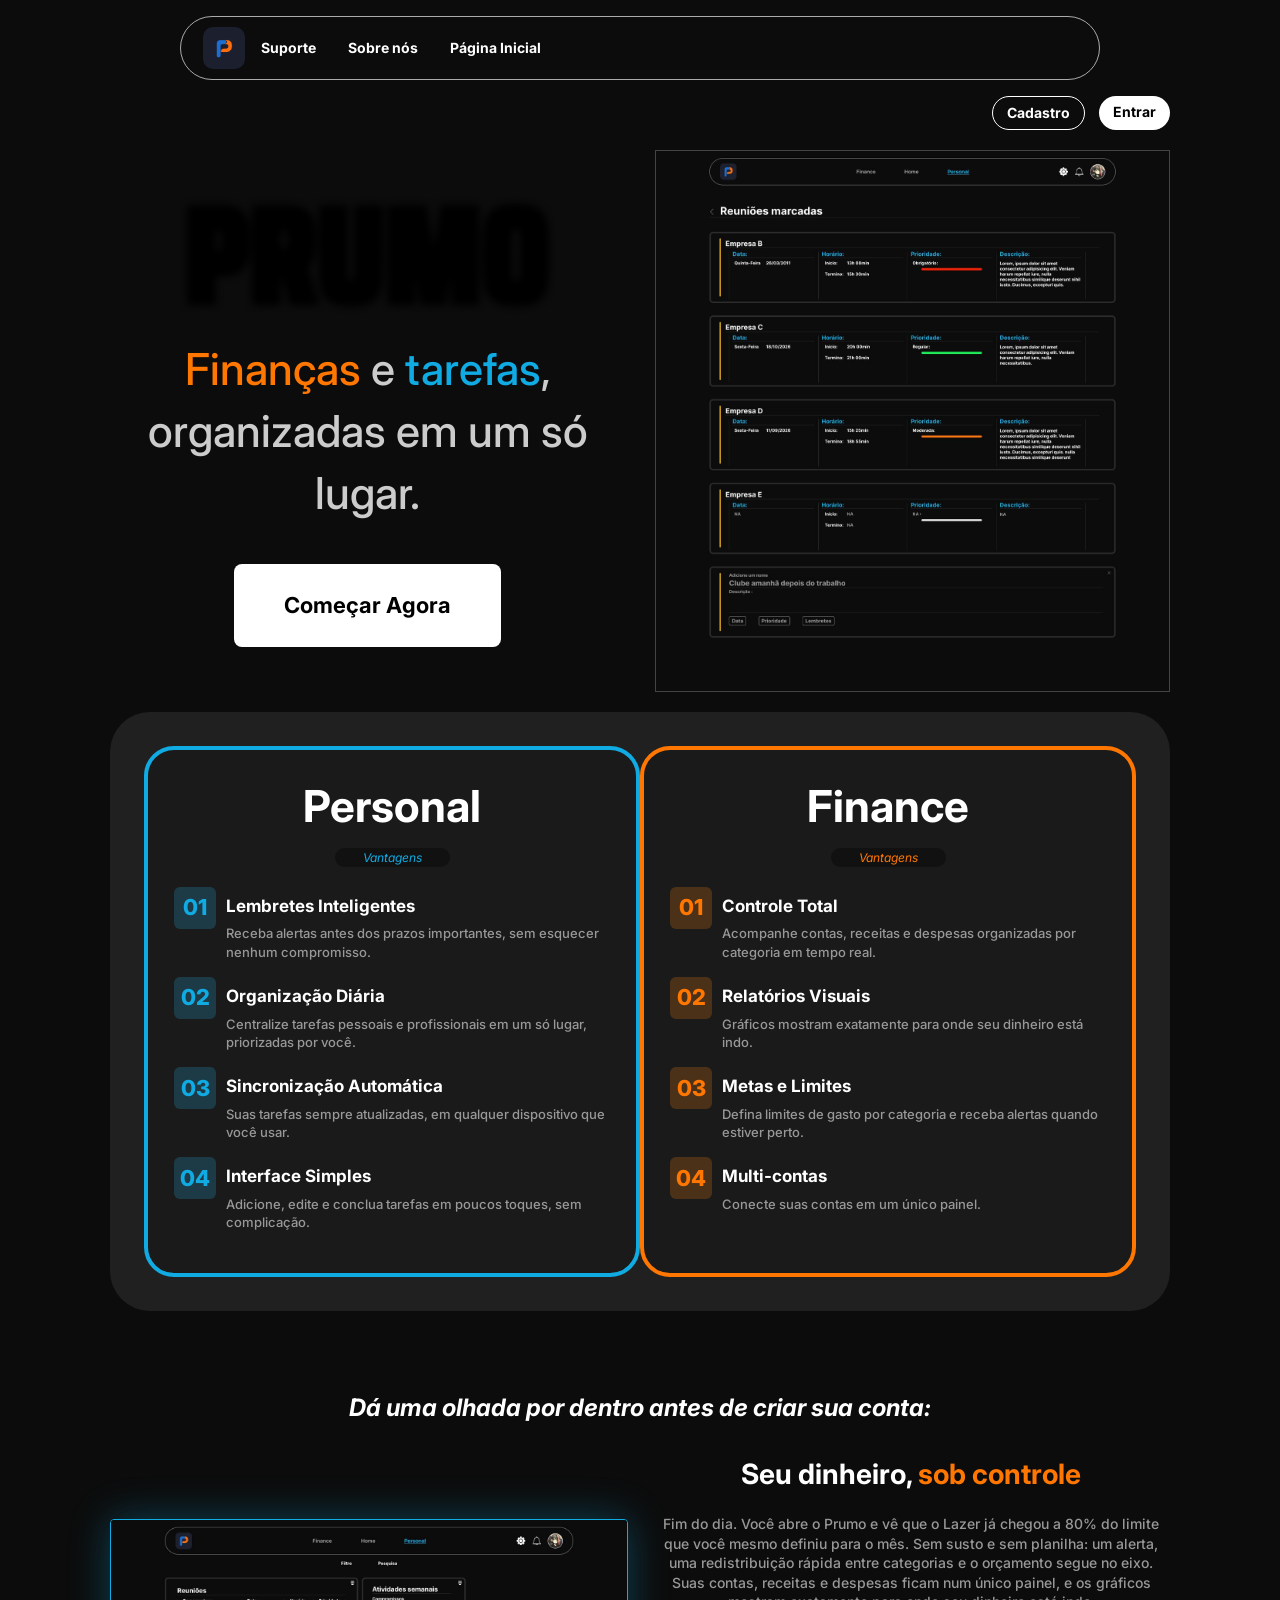
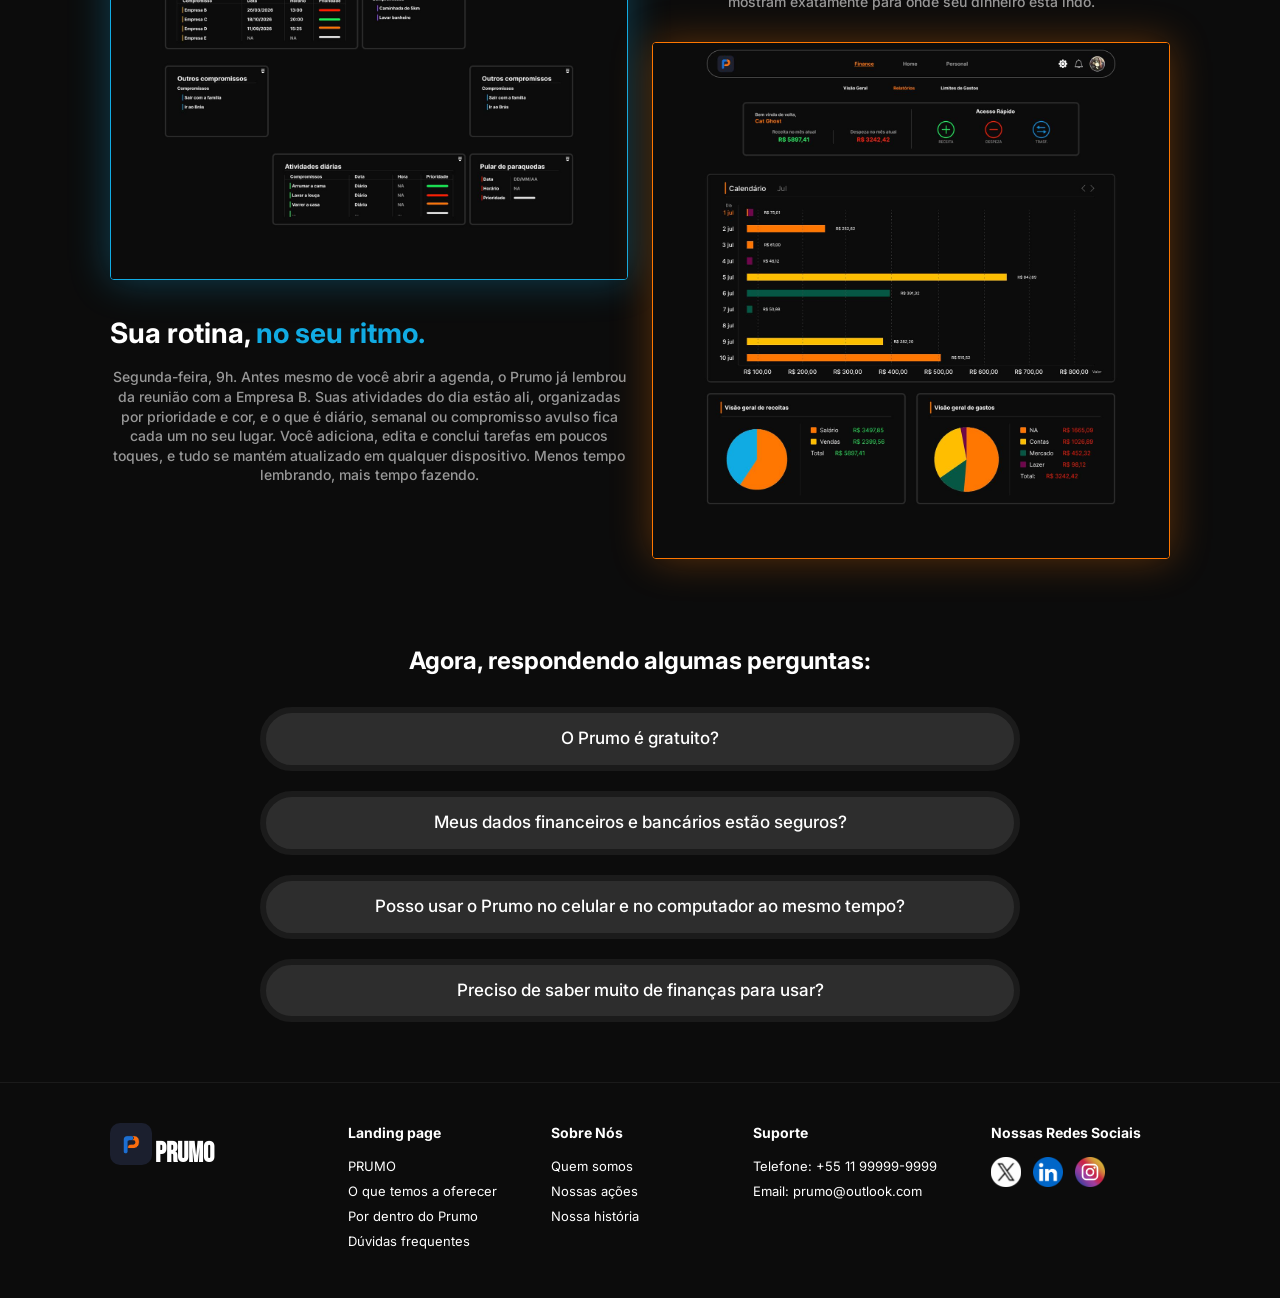
<file: index.html>
<!doctype html><html lang="pt-BR"><head><meta charset="utf-8"><meta name="viewport" content="width=device-width,initial-scale=1"><title>PRUMO – Finanças e tarefas, organizadas em um só lugar</title><link rel="preconnect" href="https://fonts.googleapis.com"><link href="https://fonts.googleapis.com/css2?family=Inter:wght@400;500;600;700;800&family=Bebas+Neue&display=swap" rel="stylesheet"><link rel="stylesheet" href="css/style.css"></head><body><nav class="nav" style="max-width:920px"><a class="logo" href="index.html"><img src="img/logo.png" alt=""></a><div class="links" style="justify-content:flex-start;gap:32px;color:#fff"><a href="#suporte">Suporte</a><a href="#oferta">Sobre nós</a><a href="index.html">Página Inicial</a></div></nav><div class="wrap"><div style="display:flex;justify-content:flex-end;gap:14px"><a class="pill" style="background:none;color:#fff;border:1px solid #fff" href="cadastro.html">Cadastro</a><a class="pill" href="login.html">Entrar</a></div>
<section class="hero"><div class="center"><img src="img/wordmark.png" alt="PRUMO" style="width:min(380px,90%)"><h1><span class="or">Finanças</span> e <span class="bl">tarefas</span>, organizadas em um só lugar.</h1><a class="pill" style="display:inline-block;font-size:22px;padding:26px 50px;border-radius:8px;margin-top:20px" href="cadastro.html">Começar Agora</a></div><img src="img/prev06.png" alt="Prévia do Prumo" style="border:1px solid #444"></section>
<section class="pan" id="oferta"><div class="col"><h2>Personal</h2><span class="tag">Vantagens</span><div class="it"><span class="n">01</span><b>Lembretes Inteligentes</b><p>Receba alertas antes dos prazos importantes, sem esquecer nenhum compromisso.</p></div><div class="it"><span class="n">02</span><b>Organização Diária</b><p>Centralize tarefas pessoais e profissionais em um só lugar, priorizadas por você.</p></div><div class="it"><span class="n">03</span><b>Sincronização Automática</b><p>Suas tarefas sempre atualizadas, em qualquer dispositivo que você usar.</p></div><div class="it"><span class="n">04</span><b>Interface Simples</b><p>Adicione, edite e conclua tarefas em poucos toques, sem complicação.</p></div></div><div class="col f"><h2>Finance</h2><span class="tag">Vantagens</span><div class="it"><span class="n">01</span><b>Controle Total</b><p>Acompanhe contas, receitas e despesas organizadas por categoria em tempo real.</p></div><div class="it"><span class="n">02</span><b>Relatórios Visuais</b><p>Gráficos mostram exatamente para onde seu dinheiro está indo.</p></div><div class="it"><span class="n">03</span><b>Metas e Limites</b><p>Defina limites de gasto por categoria e receba alertas quando estiver perto.</p></div><div class="it"><span class="n">04</span><b>Multi-contas</b><p>Conecte suas contas em um único painel.</p></div></div></section>
<h2 class="center" id="dentro" style="font-size:24px;font-style:italic;margin:80px 0 30px">Dá uma olhada por dentro antes de criar sua conta:</h2>
<section class="grid2" style="align-items:center"><div class="shot"><img src="img/prev09.png" alt="Tela Personal"><h2 style="font-size:28px;margin:30px 0 12px">Sua rotina, <span class="bl">no seu ritmo.</span></h2><p class="mu center">Segunda-feira, 9h. Antes mesmo de você abrir a agenda, o Prumo já lembrou da reunião com a Empresa B. Suas atividades do dia estão ali, organizadas por prioridade e cor, e o que é diário, semanal ou compromisso avulso fica cada um no seu lugar. Você adiciona, edita e conclui tarefas em poucos toques, e tudo se mantém atualizado em qualquer dispositivo. Menos tempo lembrando, mais tempo fazendo.</p></div><div class="shot f center"><h2 style="font-size:28px">Seu dinheiro, <span class="or">sob controle</span></h2><p class="mu" style="margin:20px 0 30px">Fim do dia. Você abre o Prumo e vê que o Lazer já chegou a 80% do limite que você mesmo definiu para o mês. Sem susto e sem planilha: um alerta, uma redistribuição rápida entre categorias e o orçamento segue no eixo. Suas contas, receitas e despesas ficam num único painel, e os gráficos mostram exatamente para onde seu dinheiro está indo.</p><img src="img/prev13.png" alt="Tela Finance"></div></section>
<section class="faq" id="faq"><h2 class="center" style="font-size:24px;margin:80px 0 30px">Agora, respondendo algumas perguntas:</h2><details><summary>O Prumo é gratuito?</summary><p>Sim. Durante a fase Alpha, todas as funções disponíveis podem ser usadas sem custo e sem cartão de crédito.</p></details><details><summary>Meus dados financeiros e bancários estão seguros?</summary><p>Seus dados ficam protegidos por criptografia e você controla o que é salvo. Nunca pedimos a senha do seu banco.</p></details><details><summary>Posso usar o Prumo no celular e no computador ao mesmo tempo?</summary><p>Pode. Suas tarefas e contas se atualizam em todos os dispositivos em que você entrar.</p></details><details><summary>Preciso de saber muito de finanças para usar?</summary><p>Não. Você registra receitas e despesas em poucos toques e o Prumo organiza o resto em gráficos simples.</p></details></section></div><footer class="foot"><div class="wrap"><div><span class="logo" style="display:inline-grid"><img src="img/logo.png" alt=""></span> <b style="font:700 28px Bebas Neue;vertical-align:middle">PRUMO</b></div><div><h4>Landing page</h4><a href="index.html">PRUMO</a><a href="#oferta">O que temos a oferecer</a><a href="#dentro">Por dentro do Prumo</a><a href="#faq">Dúvidas frequentes</a></div><div><h4>Sobre Nós</h4><a href="#">Quem somos</a><a href="#">Nossas ações</a><a href="#">Nossa história</a></div><div id="suporte"><h4>Suporte</h4><a href="tel:+5511999999999">Telefone: +55 11 99999-9999</a><a href="mailto:prumo@outlook.com">Email: prumo@outlook.com</a></div><div class="so"><h4>Nossas Redes Sociais</h4><img src="img/x.png" alt="X"><img src="img/linkedin.png" alt="LinkedIn"><img src="img/instagram.png" alt="Instagram"></div></div></footer></body></html>
</file>
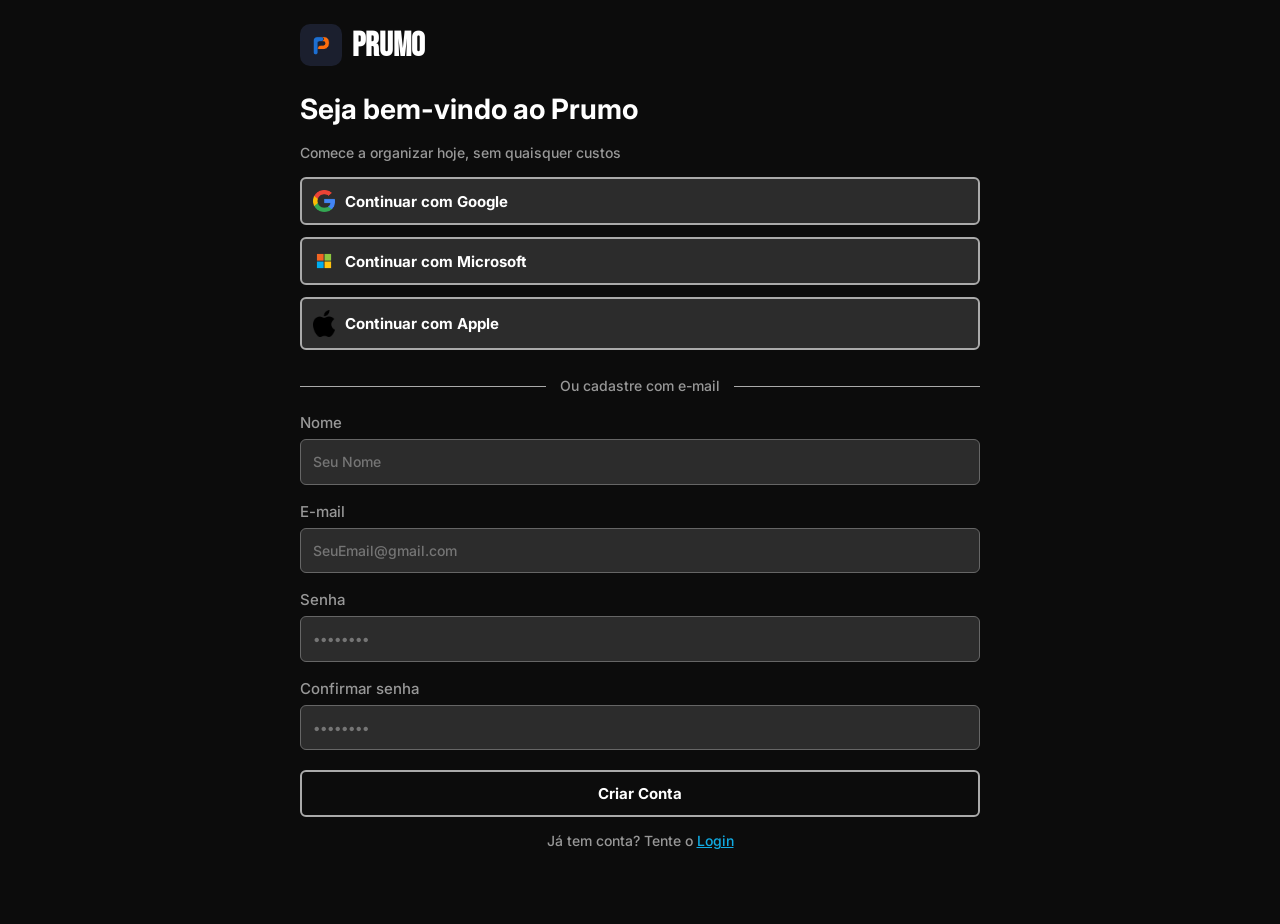
<file: cadastro.html>
<!doctype html><html lang="pt-BR"><head><meta charset="utf-8"><meta name="viewport" content="width=device-width,initial-scale=1"><title>PRUMO – Cadastro</title><link rel="preconnect" href="https://fonts.googleapis.com"><link href="https://fonts.googleapis.com/css2?family=Inter:wght@400;500;600;700;800&family=Bebas+Neue&display=swap" rel="stylesheet"><link rel="stylesheet" href="css/style.css"></head><body><div class="auth"><a class="brand" href="index.html"><span class="logo"><img src="img/logo.png" alt=""></span>PRUMO</a><h1>Seja bem-vindo ao Prumo</h1><p class="mu">Comece a organizar hoje, sem quaisquer custos</p><a class="btn soc" href="home.html"><img src="img/google.png" alt="">Continuar com Google</a><a class="btn soc" href="home.html"><img src="img/microsoft.png" alt="">Continuar com Microsoft</a><a class="btn soc" href="home.html"><img src="img/apple.png" alt="">Continuar com Apple</a><div class="or-line">Ou cadastre com e-mail</div><label class="fld">Nome</label><input class="inp" type="text" placeholder="Seu Nome"><label class="fld">E-mail</label><input class="inp" type="email" placeholder="SeuEmail@gmail.com"><label class="fld">Senha</label><input class="inp" type="password" placeholder="••••••••"><label class="fld">Confirmar senha</label><input class="inp" type="password" placeholder="••••••••"><br><br><a class="btn" href="home.html">Criar Conta</a><p class="center mu">Já tem conta? Tente o <a class="lnk" href="login.html">Login</a></p></div><script src="js/app.js"></script></body></html>
</file>
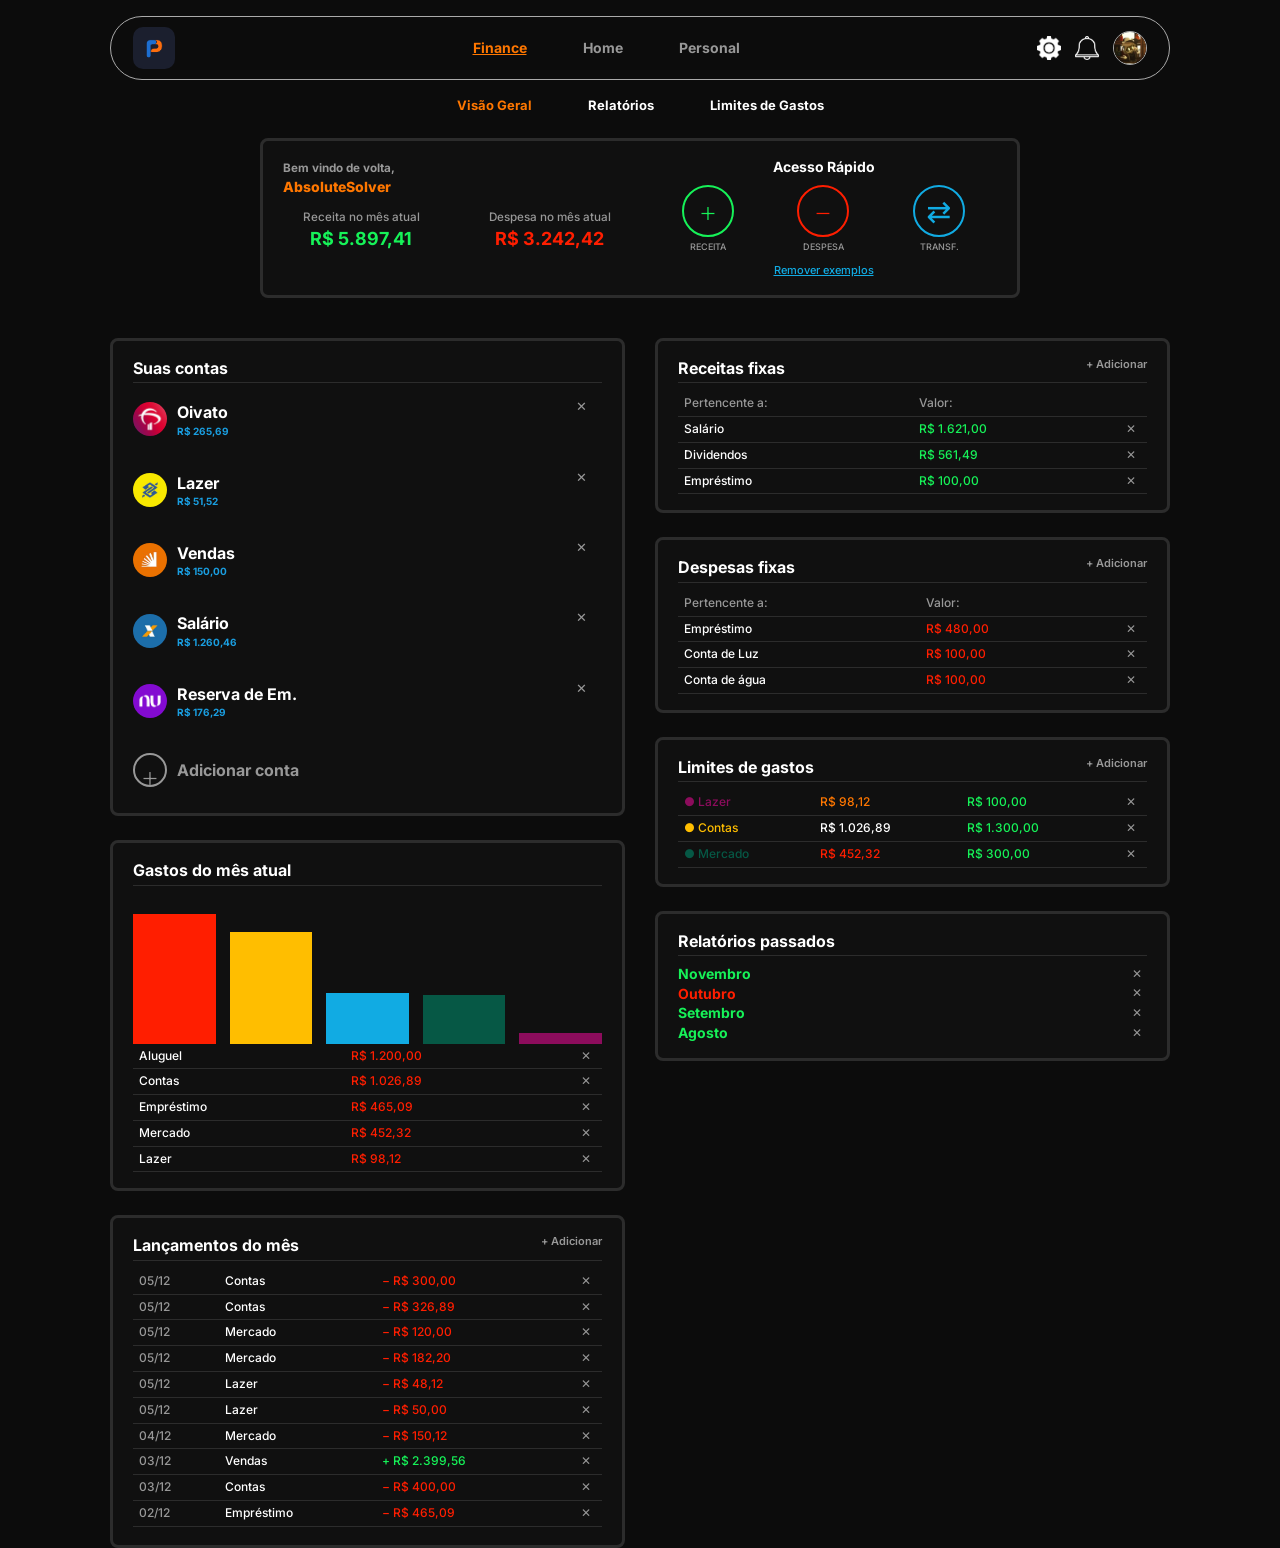
<file: finance.html>
<!doctype html><html lang="pt-BR"><head><meta charset="utf-8"><meta name="viewport" content="width=device-width,initial-scale=1"><title>PRUMO – Finance</title><link rel="preconnect" href="https://fonts.googleapis.com"><link href="https://fonts.googleapis.com/css2?family=Inter:wght@400;500;600;700;800&family=Bebas+Neue&display=swap" rel="stylesheet"><link rel="stylesheet" href="css/style.css"></head><body><nav class="nav"><a class="logo" href="home.html"><img src="img/logo.png" alt="Prumo"></a><div class="links"><a class="fin on" href="finance.html">Finance</a><a class="hom" href="home.html">Home</a><a class="per" href="personal.html">Personal</a></div><div class="ic"><img src="img/gear.png" alt="Configurações"><img src="img/bell.png" alt="Notificações"><img class="av" src="img/avatar-padrao.webp" alt="Perfil"></div></nav><div class="wrap"><div class="sub"><a class="on" href="finance.html">Visão Geral</a><a class="" href="relatorios.html">Relatórios</a><a class="" href="limites.html">Limites de Gastos</a></div><div class="box" style="display:grid;grid-template-columns:1fr 1fr;gap:20px;max-width:760px;margin:0 auto 40px"><div><small class="mu"><b>Bem vindo de volta,</b></small><div class="or uname" style="font-weight:800">AbsoluteSolver</div><div style="display:flex;gap:30px;margin-top:10px;justify-content:space-around" class="center"><div class="mu"><small>Receita no mês atual</small><br><b class="gr" id="hr" style="font-size:18px">R$ 0,00</b></div><div class="mu"><small>Despesa no mês atual</small><br><b class="rd" id="hd" style="font-size:18px">R$ 0,00</b></div></div></div><div class="center"><b>Acesso Rápido</b><div style="display:flex;justify-content:space-around;margin-top:8px;font-size:9px;color:var(--mu)"><a href="#receita"><span class="circ gr">+</span>RECEITA</a><a href="#despesa"><span class="circ rd">−</span>DESPESA</a><a href="#transf"><span class="circ bl">⇄</span>TRANSF.</a></div><div id="exbar" style="margin-top:10px;font-size:11px"></div></div></div><div class="dash"><div class="stack" id="col1"></div><div class="stack" id="col2"></div></div></div><script src="js/app.js"></script></body></html>
</file>
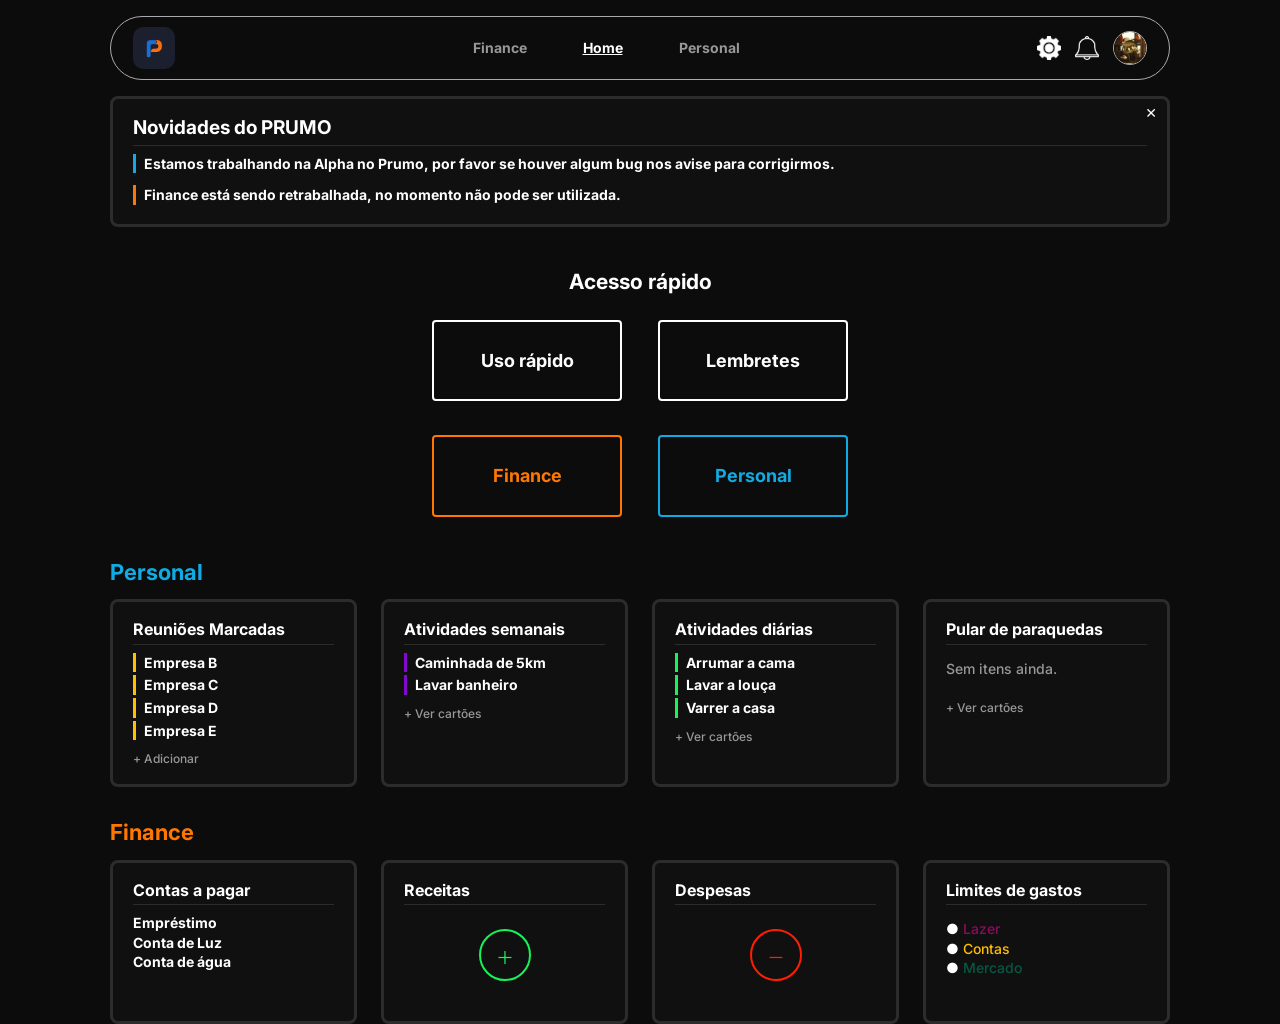
<file: home.html>
<!doctype html><html lang="pt-BR"><head><meta charset="utf-8"><meta name="viewport" content="width=device-width,initial-scale=1"><title>PRUMO – Home</title><link rel="preconnect" href="https://fonts.googleapis.com"><link href="https://fonts.googleapis.com/css2?family=Inter:wght@400;500;600;700;800&family=Bebas+Neue&display=swap" rel="stylesheet"><link rel="stylesheet" href="css/style.css"></head><body><nav class="nav"><a class="logo" href="home.html"><img src="img/logo.png" alt="Prumo"></a><div class="links"><a class="fin" href="finance.html">Finance</a><a class="hom on" href="home.html">Home</a><a class="per" href="personal.html">Personal</a></div><div class="ic"><img src="img/gear.png" alt="Configurações"><img src="img/bell.png" alt="Notificações"><img class="av" src="img/avatar-padrao.webp" alt="Perfil"></div></nav><div class="wrap"><div class="box news" id="news"><a href="#news" style="position:absolute;right:10px;top:4px" aria-label="Fechar">✕</a><h3 style="font-size:19px">Novidades do PRUMO</h3><div class="li p4">Estamos trabalhando na Alpha no Prumo, por favor se houver algum bug nos avise para corrigirmos.</div><div class="li p5" style="margin-top:12px">Finance está sendo retrabalhada, no momento não pode ser utilizada.</div></div>
<h2 class="center" style="margin:40px 0 24px">Acesso rápido</h2><div class="quick"><a class="btn sq" href="nova-tarefa.html">Uso rápido</a><a class="btn sq" href="personal.html#form">Lembretes</a><a class="btn sq o" href="finance.html">Finance</a><a class="btn sq b" href="personal.html">Personal</a></div>
<h2 class="sec bl">Personal</h2><div class="grid4" id="hp"></div><h2 class="sec or">Finance</h2><div class="grid4" id="hf"></div></div><script src="js/app.js"></script></body></html>
</file>
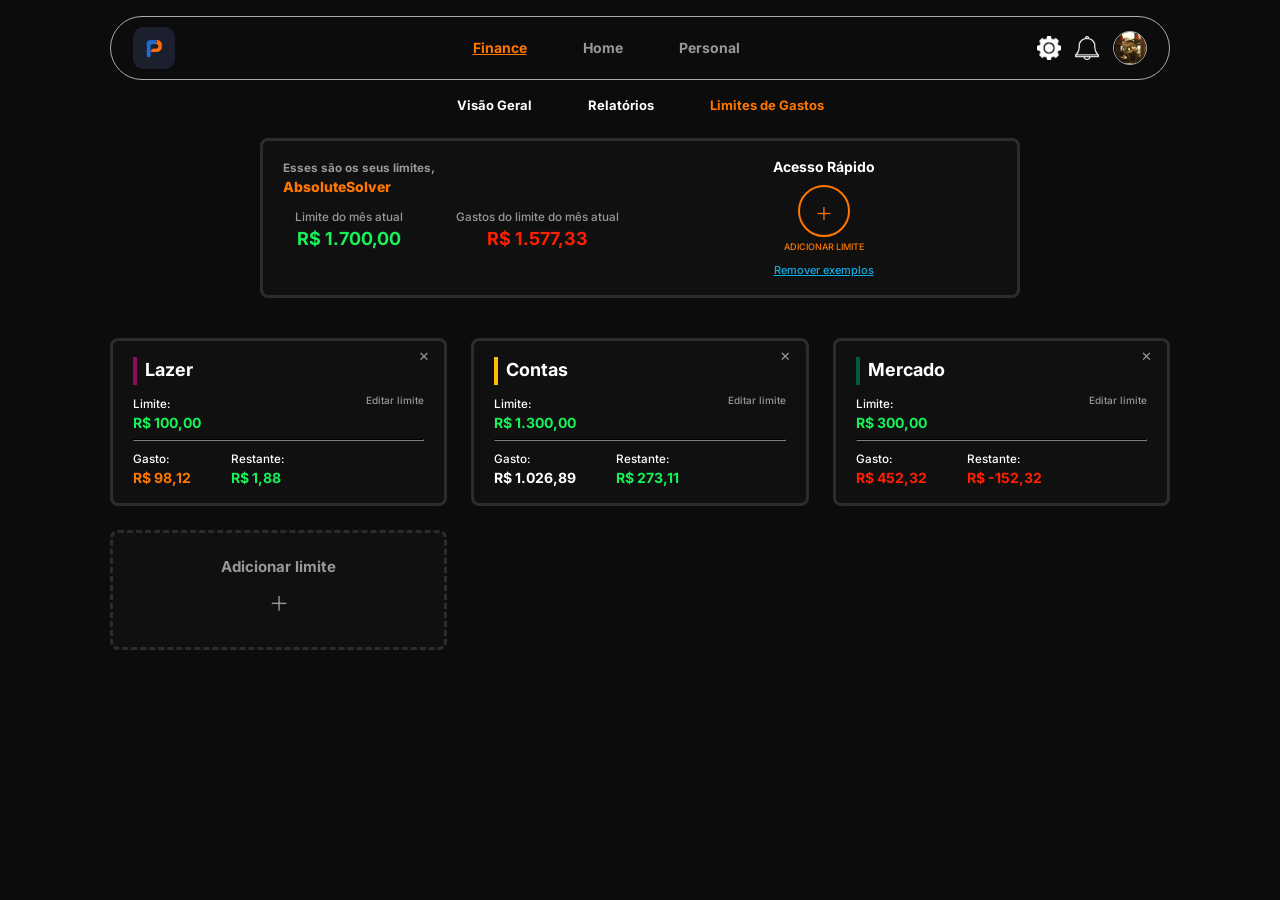
<file: limites.html>
<!doctype html><html lang="pt-BR"><head><meta charset="utf-8"><meta name="viewport" content="width=device-width,initial-scale=1"><title>PRUMO – Finance – Limites</title><link rel="preconnect" href="https://fonts.googleapis.com"><link href="https://fonts.googleapis.com/css2?family=Inter:wght@400;500;600;700;800&family=Bebas+Neue&display=swap" rel="stylesheet"><link rel="stylesheet" href="css/style.css"></head><body><nav class="nav"><a class="logo" href="home.html"><img src="img/logo.png" alt="Prumo"></a><div class="links"><a class="fin on" href="finance.html">Finance</a><a class="hom" href="home.html">Home</a><a class="per" href="personal.html">Personal</a></div><div class="ic"><img src="img/gear.png" alt="Configurações"><img src="img/bell.png" alt="Notificações"><img class="av" src="img/avatar-padrao.webp" alt="Perfil"></div></nav><div class="wrap"><div class="sub"><a class="" href="finance.html">Visão Geral</a><a class="" href="relatorios.html">Relatórios</a><a class="on" href="limites.html">Limites de Gastos</a></div><div class="box" style="display:grid;grid-template-columns:1fr 1fr;gap:20px;max-width:760px;margin:0 auto 40px"><div><small class="mu"><b>Esses são os seus limites,</b></small><div class="or uname" style="font-weight:800">AbsoluteSolver</div><div style="display:flex;gap:30px;margin-top:10px;justify-content:space-around" class="center"><div class="mu"><small>Limite do mês atual</small><br><b class="gr" id="hl" style="font-size:18px">R$ 0,00</b></div><div class="mu"><small>Gastos do limite do mês atual</small><br><b class="rd" id="hg" style="font-size:18px">R$ 0,00</b></div></div></div><div class="center"><b>Acesso Rápido</b><div style="display:flex;justify-content:space-around;margin-top:8px;font-size:9px;color:var(--mu)"><a href="#novo-limite" style="color:var(--or)"><span class="circ or">+</span>ADICIONAR LIMITE</a></div><div id="exbar" style="margin-top:10px;font-size:11px"></div></div></div><div class="grid4" id="lims" style="grid-template-columns:repeat(auto-fit,minmax(280px,1fr))"></div></div><script src="js/app.js"></script></body></html>
</file>
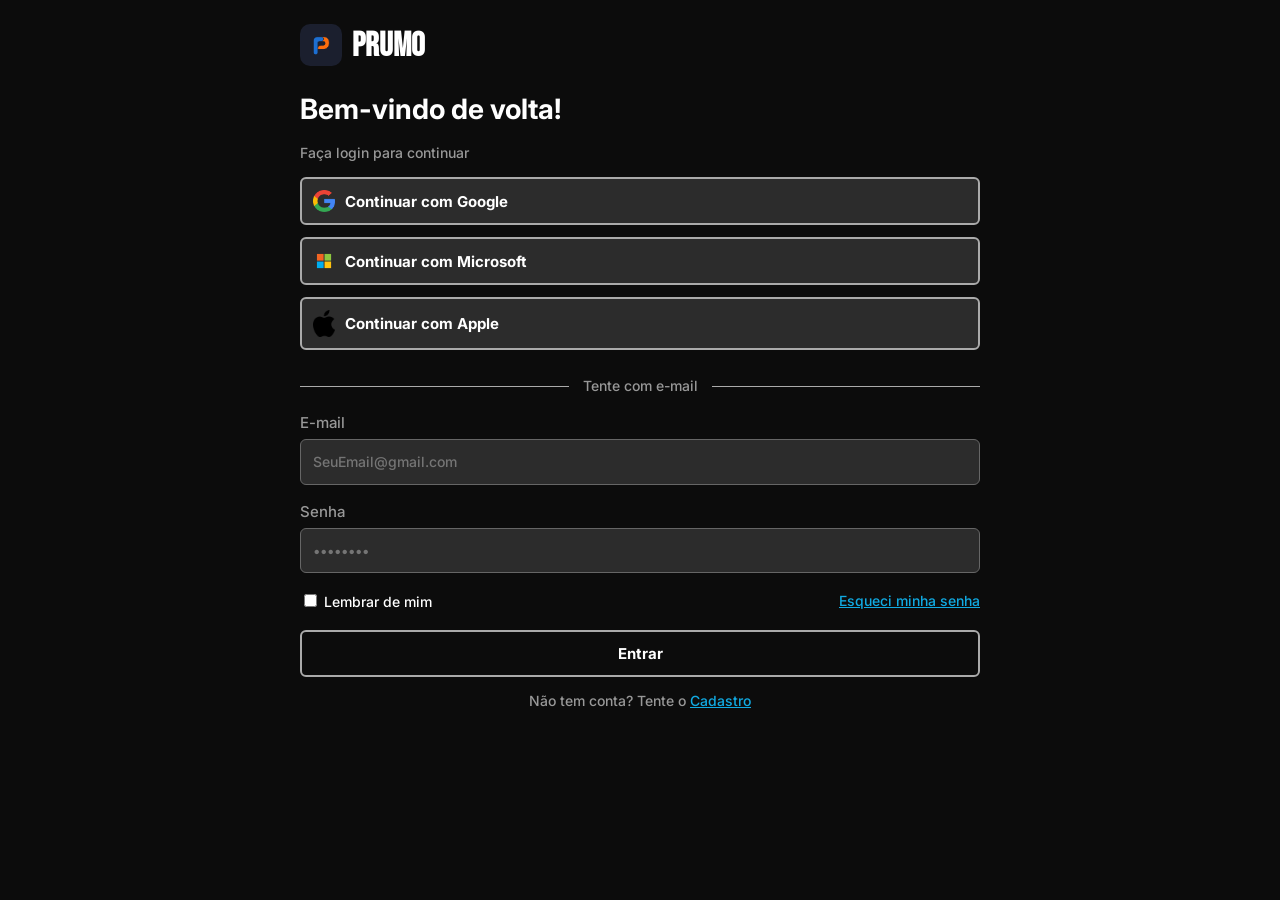
<file: login.html>
<!doctype html><html lang="pt-BR"><head><meta charset="utf-8"><meta name="viewport" content="width=device-width,initial-scale=1"><title>PRUMO – Login</title><link rel="preconnect" href="https://fonts.googleapis.com"><link href="https://fonts.googleapis.com/css2?family=Inter:wght@400;500;600;700;800&family=Bebas+Neue&display=swap" rel="stylesheet"><link rel="stylesheet" href="css/style.css"></head><body><div class="auth"><a class="brand" href="index.html"><span class="logo"><img src="img/logo.png" alt=""></span>PRUMO</a><h1>Bem-vindo de volta!</h1><p class="mu">Faça login para continuar</p><a class="btn soc" href="home.html"><img src="img/google.png" alt="">Continuar com Google</a><a class="btn soc" href="home.html"><img src="img/microsoft.png" alt="">Continuar com Microsoft</a><a class="btn soc" href="home.html"><img src="img/apple.png" alt="">Continuar com Apple</a><div class="or-line">Tente com e-mail</div><label class="fld">E-mail</label><input class="inp" type="email" placeholder="SeuEmail@gmail.com"><label class="fld">Senha</label><input class="inp" type="password" placeholder="••••••••"><p style="display:flex;justify-content:space-between;margin:18px 0"><label><input type="checkbox"> Lembrar de mim</label><a class="lnk" href="#">Esqueci minha senha</a></p><a class="btn" href="home.html">Entrar</a><p class="center mu">Não tem conta? Tente o <a class="lnk" href="cadastro.html">Cadastro</a></p></div><script src="js/app.js"></script></body></html>
</file>
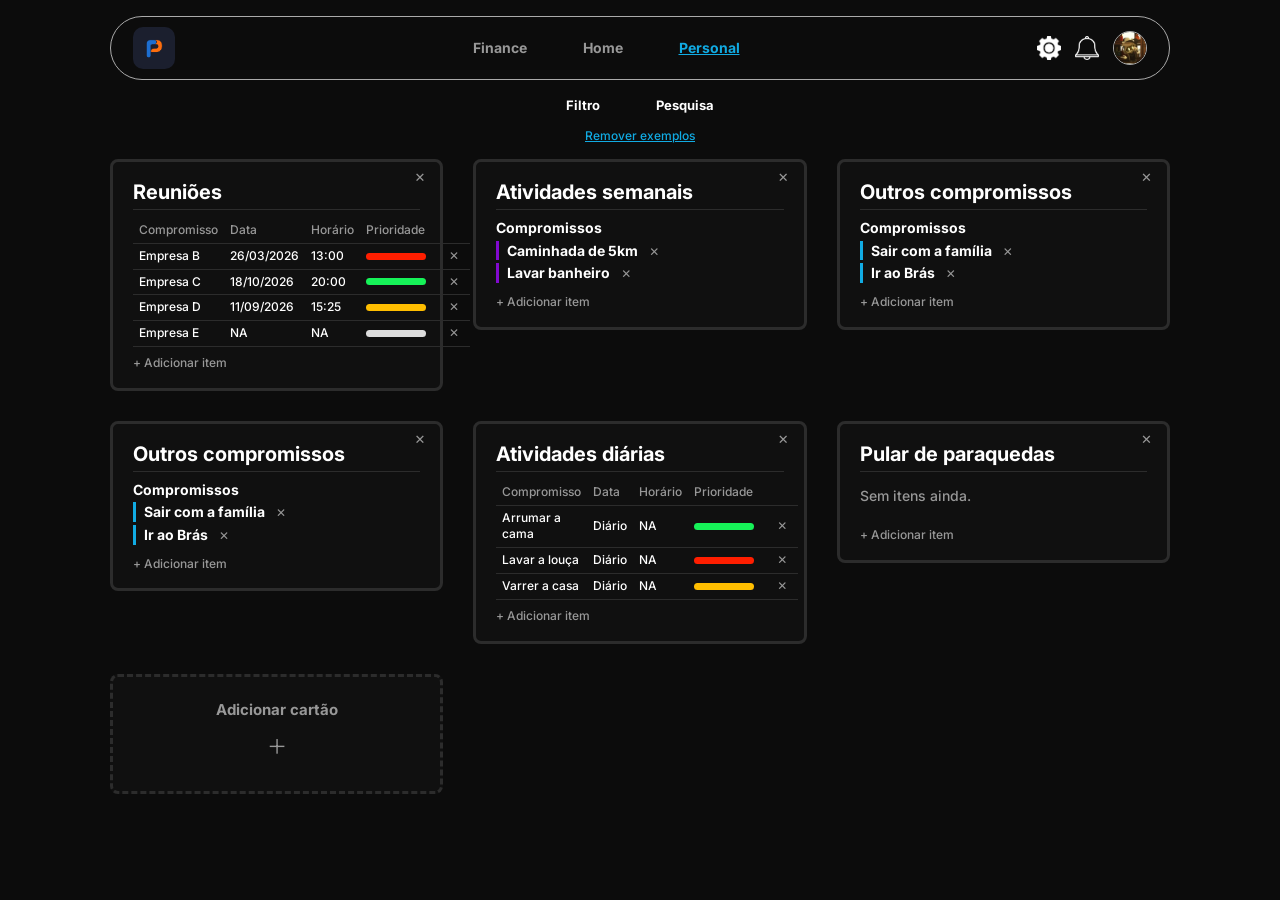
<file: nova-tarefa.html>
<!doctype html><html lang="pt-BR"><head><meta charset="utf-8"><meta name="viewport" content="width=device-width,initial-scale=1"><title>PRUMO – Personal – Cartões</title><link rel="preconnect" href="https://fonts.googleapis.com"><link href="https://fonts.googleapis.com/css2?family=Inter:wght@400;500;600;700;800&family=Bebas+Neue&display=swap" rel="stylesheet"><link rel="stylesheet" href="css/style.css"></head><body><nav class="nav"><a class="logo" href="home.html"><img src="img/logo.png" alt="Prumo"></a><div class="links"><a class="fin" href="finance.html">Finance</a><a class="hom" href="home.html">Home</a><a class="per on" href="personal.html">Personal</a></div><div class="ic"><img src="img/gear.png" alt="Configurações"><img src="img/bell.png" alt="Notificações"><img class="av" src="img/avatar-padrao.webp" alt="Perfil"></div></nav><div class="wrap"><div class="sub" style="color:#fff"><a href="#filtro">Filtro</a><a href="#">Pesquisa</a></div><p class="center" id="exbar" style="margin:-10px 0 14px;font-size:12px"></p><div class="dash" id="cards" style="grid-template-columns:repeat(auto-fit,minmax(280px,1fr))"></div></div><div class="modal" id="filtro"><div class="in" style="text-align:left"><a href="#" style="float:right">✕</a><small class="mu">Cor :</small><p>Cor: <span class="pr" style="display:inline-block;width:80px"></span></p><small class="mu">Período :</small><p>Período: <b class="bl">NA</b> (NA, Hoje, Amanhã, Fim dessa semana, Próxima semana)<br>Repetição: <b class="bl">NA</b> (Todo dia, semana, dia útil, mês, ano)</p><small class="mu">Tipo:</small><p>Cartão &nbsp; Tarefa &nbsp; <b class="bl">Ambos</b></p><div class="fo"><a class="bt" href="#">Cancelar</a><a class="bt sb" href="#">Aplicar</a></div></div></div><div class="modal" id="novo"><div class="in" id="novo-in" style="text-align:left;border-left:5px solid var(--rd);position:relative"><a href="#" style="position:absolute;right:14px;top:8px" aria-label="Fechar">✕</a></div></div><script src="js/app.js"></script></body></html>
</file>
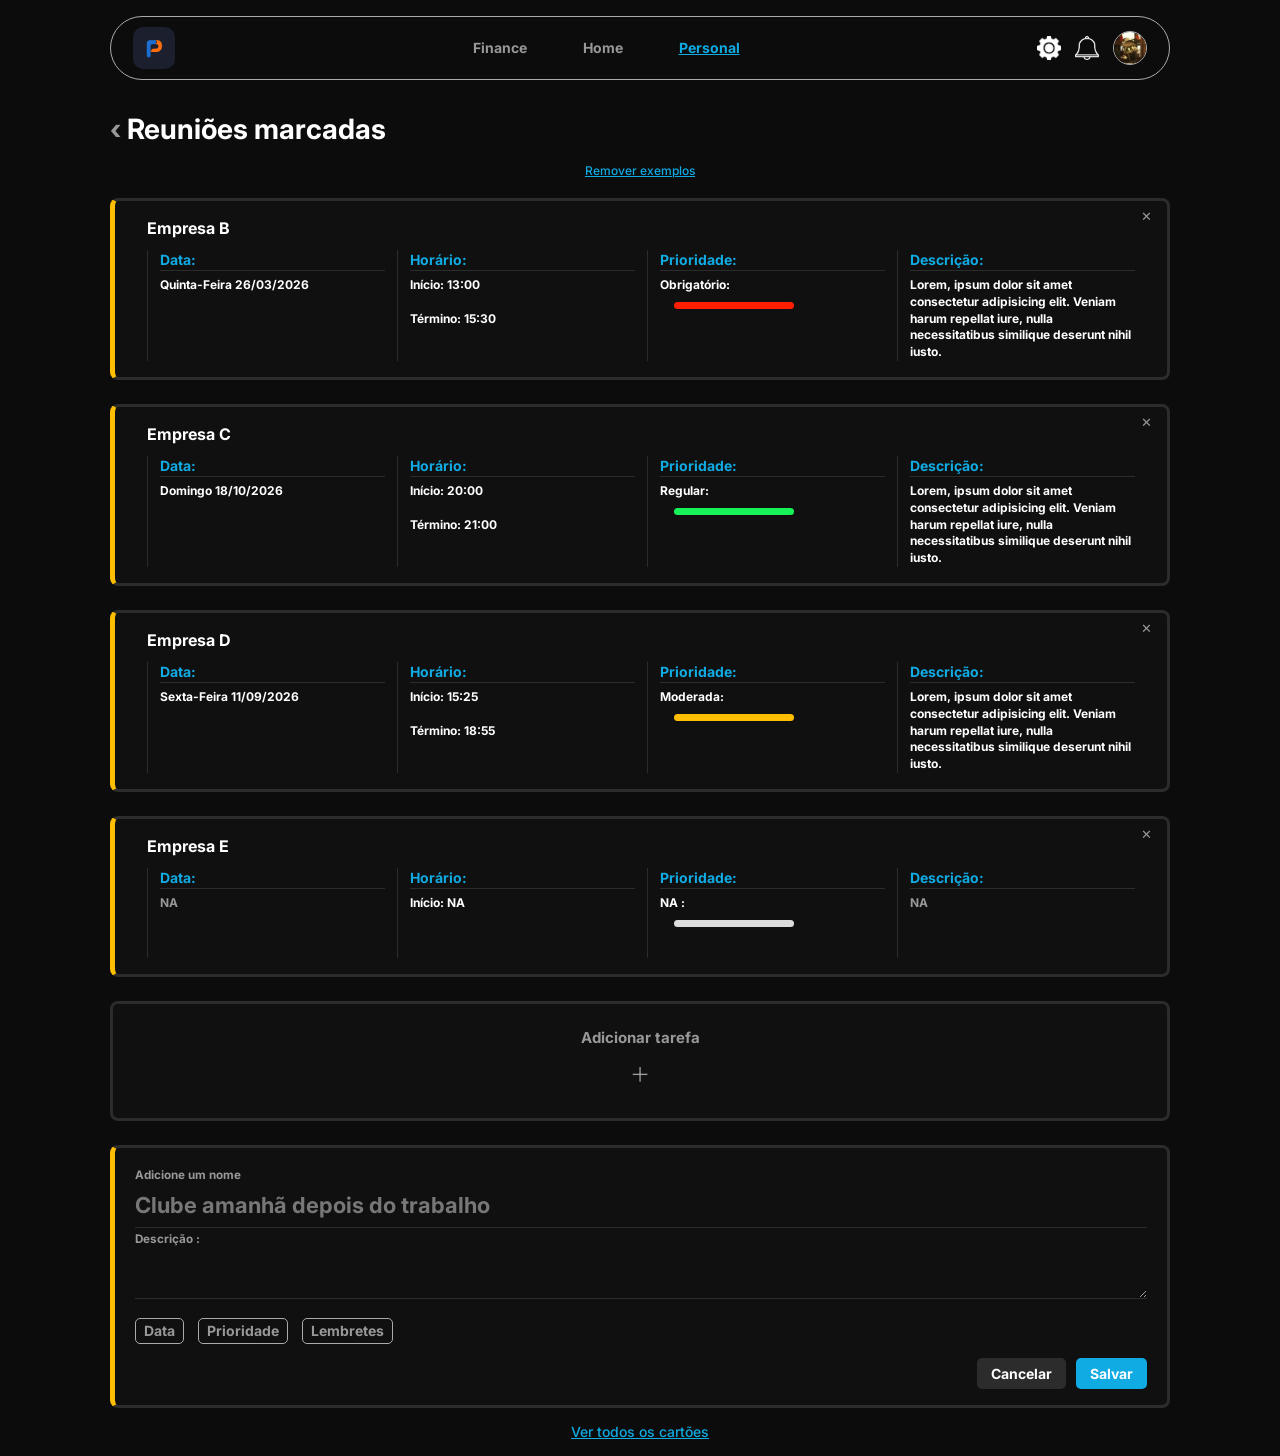
<file: personal.html>
<!doctype html><html lang="pt-BR"><head><meta charset="utf-8"><meta name="viewport" content="width=device-width,initial-scale=1"><title>PRUMO – Personal – Reuniões</title><link rel="preconnect" href="https://fonts.googleapis.com"><link href="https://fonts.googleapis.com/css2?family=Inter:wght@400;500;600;700;800&family=Bebas+Neue&display=swap" rel="stylesheet"><link rel="stylesheet" href="css/style.css"></head><body><nav class="nav"><a class="logo" href="home.html"><img src="img/logo.png" alt="Prumo"></a><div class="links"><a class="fin" href="finance.html">Finance</a><a class="hom" href="home.html">Home</a><a class="per on" href="personal.html">Personal</a></div><div class="ic"><img src="img/gear.png" alt="Configurações"><img src="img/bell.png" alt="Notificações"><img class="av" src="img/avatar-padrao.webp" alt="Perfil"></div></nav><div class="wrap"><h2 style="font-size:28px;margin:30px 0 24px"><a href="home.html" class="mu">‹</a> Reuniões marcadas</h2><p class="center" id="exbar" style="margin:-10px 0 18px;font-size:12px"></p><div id="tasks"></div><a class="box add" href="#form"><span>Adicionar tarefa<br><b>+</b></span></a>
<div class="box" id="form" style="border-left:5px solid var(--ye);margin-top:24px;position:relative"></div>
<p class="center"><a class="lnk" href="nova-tarefa.html">Ver todos os cartões</a></p></div><script src="js/app.js"></script></body></html>
</file>
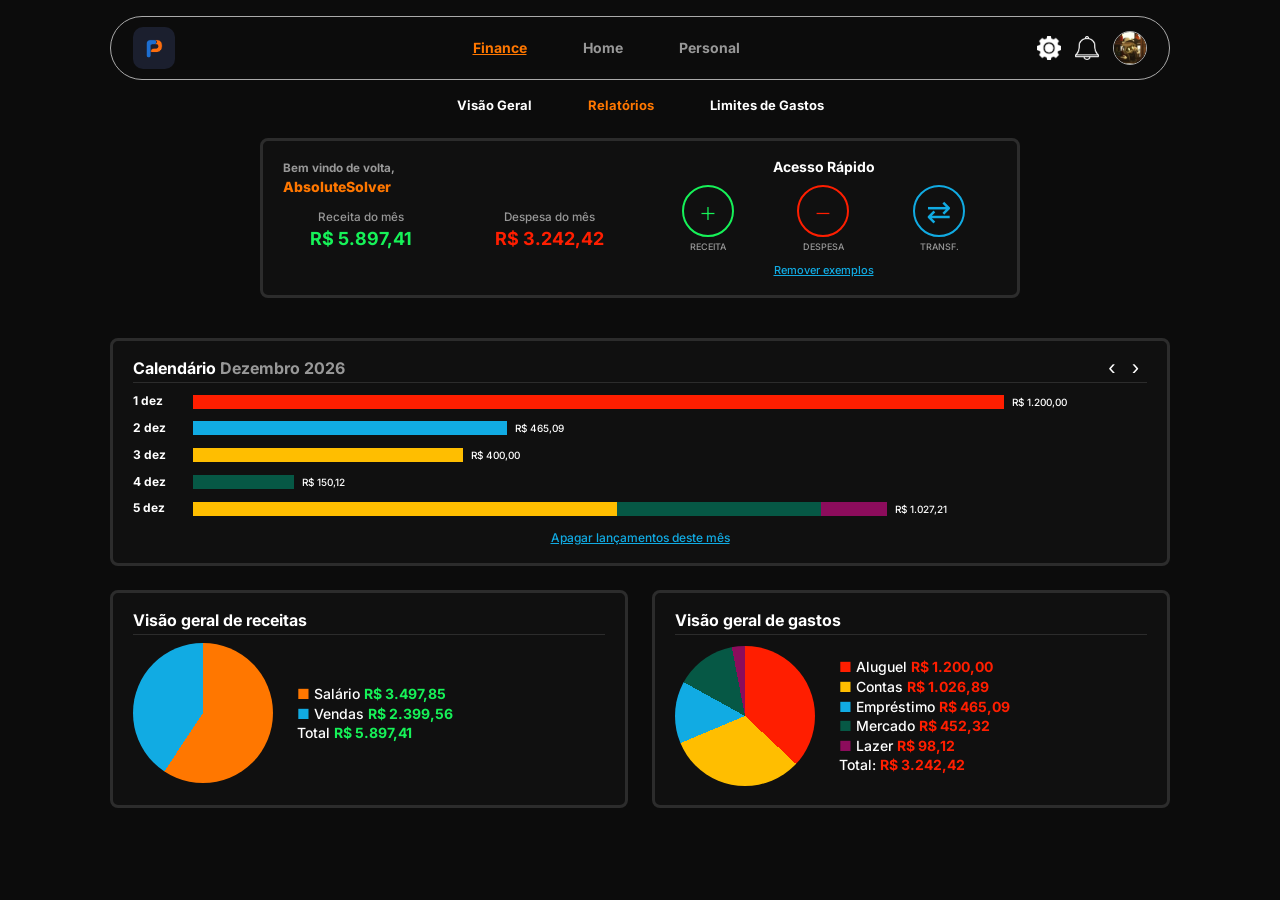
<file: relatorios.html>
<!doctype html><html lang="pt-BR"><head><meta charset="utf-8"><meta name="viewport" content="width=device-width,initial-scale=1"><title>PRUMO – Finance – Relatórios</title><link rel="preconnect" href="https://fonts.googleapis.com"><link href="https://fonts.googleapis.com/css2?family=Inter:wght@400;500;600;700;800&family=Bebas+Neue&display=swap" rel="stylesheet"><link rel="stylesheet" href="css/style.css"></head><body><nav class="nav"><a class="logo" href="home.html"><img src="img/logo.png" alt="Prumo"></a><div class="links"><a class="fin on" href="finance.html">Finance</a><a class="hom" href="home.html">Home</a><a class="per" href="personal.html">Personal</a></div><div class="ic"><img src="img/gear.png" alt="Configurações"><img src="img/bell.png" alt="Notificações"><img class="av" src="img/avatar-padrao.webp" alt="Perfil"></div></nav><div class="wrap"><div class="sub"><a class="" href="finance.html">Visão Geral</a><a class="on" href="relatorios.html">Relatórios</a><a class="" href="limites.html">Limites de Gastos</a></div><div class="box" style="display:grid;grid-template-columns:1fr 1fr;gap:20px;max-width:760px;margin:0 auto 40px"><div><small class="mu"><b>Bem vindo de volta,</b></small><div class="or uname" style="font-weight:800">AbsoluteSolver</div><div style="display:flex;gap:30px;margin-top:10px;justify-content:space-around" class="center"><div class="mu"><small>Receita do mês</small><br><b class="gr" id="hr" style="font-size:18px">R$ 0,00</b></div><div class="mu"><small>Despesa do mês</small><br><b class="rd" id="hd" style="font-size:18px">R$ 0,00</b></div></div></div><div class="center"><b>Acesso Rápido</b><div style="display:flex;justify-content:space-around;margin-top:8px;font-size:9px;color:var(--mu)"><a href="#receita"><span class="circ gr">+</span>RECEITA</a><a href="#despesa"><span class="circ rd">−</span>DESPESA</a><a href="#transf"><span class="circ bl">⇄</span>TRANSF.</a></div><div id="exbar" style="margin-top:10px;font-size:11px"></div></div></div><div class="box"><h3>Calendário <span class="mu" data-mes></span><span class="arr"><button type="button" data-a="-1" aria-label="Mês anterior">‹</button><button type="button" data-a="1" aria-label="Próximo mês">›</button></span></h3><div data-rows></div><div id="delmes" class="center" style="margin-top:10px"></div></div><div class="grid2" style="margin-top:24px"><div class="box"><h3>Visão geral de receitas</h3><div class="pi" id="pie-r"></div></div><div class="box"><h3>Visão geral de gastos</h3><div class="pi" id="pie-g"></div></div></div></div><script src="js/app.js"></script></body></html>
</file>
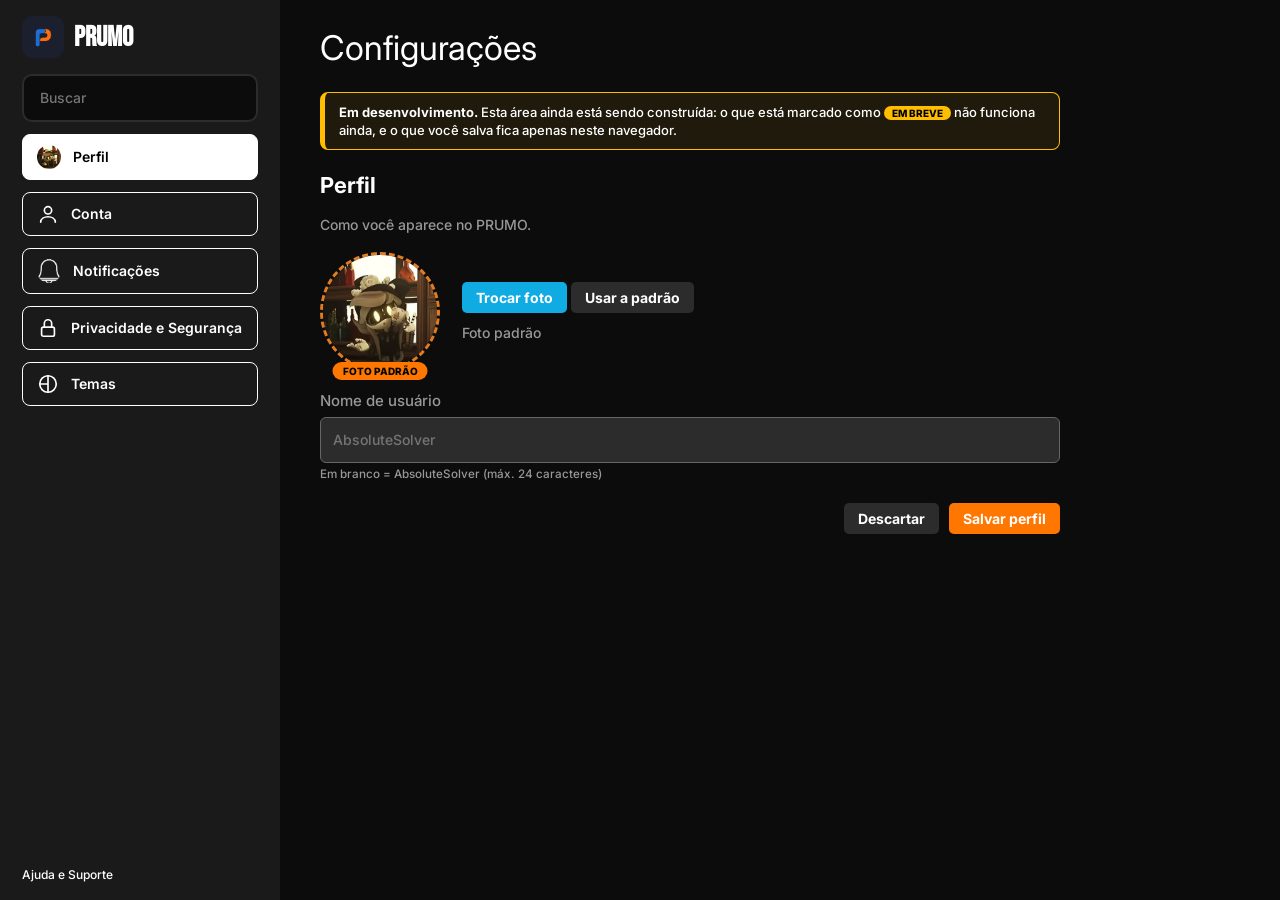
<file: settings.html>
<!doctype html><html lang="pt-BR"><head><meta charset="utf-8"><meta name="viewport" content="width=device-width,initial-scale=1"><title>PRUMO – Configurações</title><link rel="preconnect" href="https://fonts.googleapis.com"><link href="https://fonts.googleapis.com/css2?family=Inter:wght@400;500;600;700;800&family=Bebas+Neue&display=swap" rel="stylesheet"><link rel="stylesheet" href="css/style.css"></head><body><div class="set"><aside class="snav"><a class="brand" href="home.html" title="Voltar ao PRUMO"><span class="logo"><img src="img/logo.png" alt=""></span>PRUMO</a>
<input class="sbox" id="sbusca" type="search" placeholder="Buscar" aria-label="Buscar nas configurações">
<nav id="snav" style="display:flex;flex-direction:column;gap:12px"><a class="ni" href="#perfil"><img class="av" src="img/avatar-padrao.webp" alt="">Perfil</a><a class="ni" href="#conta"><svg viewBox="0 0 24 24" fill="none" stroke="currentColor" stroke-width="1.8" stroke-linecap="round" stroke-linejoin="round" aria-hidden="true"><circle cx="12" cy="8" r="4"/><path d="M4 21c0-4 4-6 8-6s8 2 8 6"/></svg>Conta</a><a class="ni" href="#notificacoes"><img class="bellw" src="img/bell.png" alt="">Notificações</a><a class="ni" href="#privacidade"><svg viewBox="0 0 24 24" fill="none" stroke="currentColor" stroke-width="1.8" stroke-linecap="round" stroke-linejoin="round" aria-hidden="true"><rect x="5" y="11" width="14" height="10" rx="2"/><path d="M8 11V7a4 4 0 0 1 8 0v4"/></svg>Privacidade e Segurança</a><a class="ni" href="#temas"><svg viewBox="0 0 24 24" fill="none" stroke="currentColor" stroke-width="1.8" stroke-linecap="round" stroke-linejoin="round" aria-hidden="true"><circle cx="12" cy="12" r="9"/><path d="M12 3v18M3 12h9"/></svg>Temas</a></nav>
<p class="mu center" id="snone" hidden>Nenhum resultado.</p><a class="help" href="suporte.html">Ajuda e Suporte</a></aside>
<main class="smain"><h1>Configurações</h1><div class="dev" role="note"><b>Em desenvolvimento.</b> Esta área ainda está sendo construída: o que está marcado como <span class="soon" style="margin:0">EM BREVE</span> não funciona ainda, e o que você salva fica apenas neste navegador.</div>
<section class="sp" id="sec-perfil"><h2>Perfil</h2><p class="mu">Como você aparece no PRUMO.</p>
<div class="pr2"><div class="pw"><img class="pimg" alt="Foto de perfil"><span class="pbadge">FOTO PADRÃO</span></div><div><button type="button" class="bt sb" data-up>Trocar foto</button> <button type="button" class="bt" data-rst>Usar a padrão</button><p class="pcap mu"></p></div><input type="file" accept="image/*" hidden></div>
<label class="fld" for="pn">Nome de usuário</label><input class="inp" id="pn" maxlength="24" placeholder="AbsoluteSolver" autocomplete="off"><small class="mu">Em branco = AbsoluteSolver (máx. 24 caracteres)</small>
<div class="fo" style="margin-top:20px"><button type="button" class="bt" id="pc">Descartar</button><button type="button" class="bt s" id="ps">Salvar perfil</button></div></section>
<section class="sp" id="sec-conta" hidden><h2>Conta</h2><p class="mu">E-mail, senha e dados da conta.</p>
<label class="fld" for="cn">Nome completo</label><input class="inp" id="cn" maxlength="60" placeholder="Seu nome" autocomplete="off"><label class="fld" for="ce">E-mail</label><input class="inp" id="ce" type="email" placeholder="SeuEmail@gmail.com" autocomplete="off">
<div class="fo" style="margin-top:16px"><button type="button" class="bt s" id="cs">Salvar dados</button></div>
<h2 style="margin-top:34px">Alterar senha</h2><label class="fld" for="s0">Senha atual</label><input class="inp" id="s0" type="password" autocomplete="off"><label class="fld" for="s1">Nova senha</label><input class="inp" id="s1" type="password" autocomplete="off"><label class="fld" for="s2">Confirmar nova senha</label><input class="inp" id="s2" type="password" autocomplete="off">
<div class="fo" style="margin-top:16px"><button type="button" class="bt s" id="cp">Alterar senha</button></div>
<div class="row" style="margin-top:30px"><div>Excluir conta<span class="soon">EM BREVE</span><small>Remove sua conta e todos os seus dados.</small></div><button type="button" class="bt" disabled style="opacity:.4;cursor:not-allowed">Excluir</button></div></section>
<section class="sp" id="sec-notificacoes" hidden><h2>Notificações</h2><p class="mu">Escolha o que você quer receber.</p><div id="nlist"></div></section>
<section class="sp" id="sec-privacidade" hidden><h2>Privacidade e Segurança</h2><p class="mu">Controle seus dados e o acesso à conta.</p>
<div class="row"><div>Autenticação em duas etapas<span class="soon">EM BREVE</span><small>Camada extra de proteção no login.</small></div><label class="sw"><input type="checkbox" disabled aria-label="Autenticação em duas etapas"><span></span></label></div>
<div class="row"><div>Sessões ativas<span class="soon">EM BREVE</span><small>Veja e encerre dispositivos conectados.</small></div><button type="button" class="bt" disabled style="opacity:.4;cursor:not-allowed">Ver</button></div>
<div class="row"><div>Restaurar exemplos<small>Traz de volta os exemplos de Personal, Cartões e Finance. O que você criou também é apagado.</small></div><button type="button" class="bt" id="rst">Restaurar</button></div>
<div class="row"><div>Limpar dados do protótipo<small>Apaga nome, foto, preferências, tarefas, cartões e dados do Finance salvos neste navegador.</small></div><button type="button" class="bt s" id="clr">Limpar</button></div></section>
<section class="sp" id="sec-temas" hidden><h2>Temas</h2><p class="mu">Aparência do PRUMO.</p><div class="themes"><div class="th on"><i style="background:#0c0c0c"></i><b>Escuro</b><br><small class="mu">Em uso</small></div><div class="th off"><i style="background:#f2f2f2"></i><b>Claro</b><span class="soon">EM BREVE</span></div><div class="th off"><i style="background:linear-gradient(90deg,#000 50%,#ff0 50%)"></i><b>Alto contraste</b><span class="soon">EM BREVE</span></div></div></section>
</main></div><script src="js/app.js"></script><script src="js/pages.js"></script></body></html>
</file>
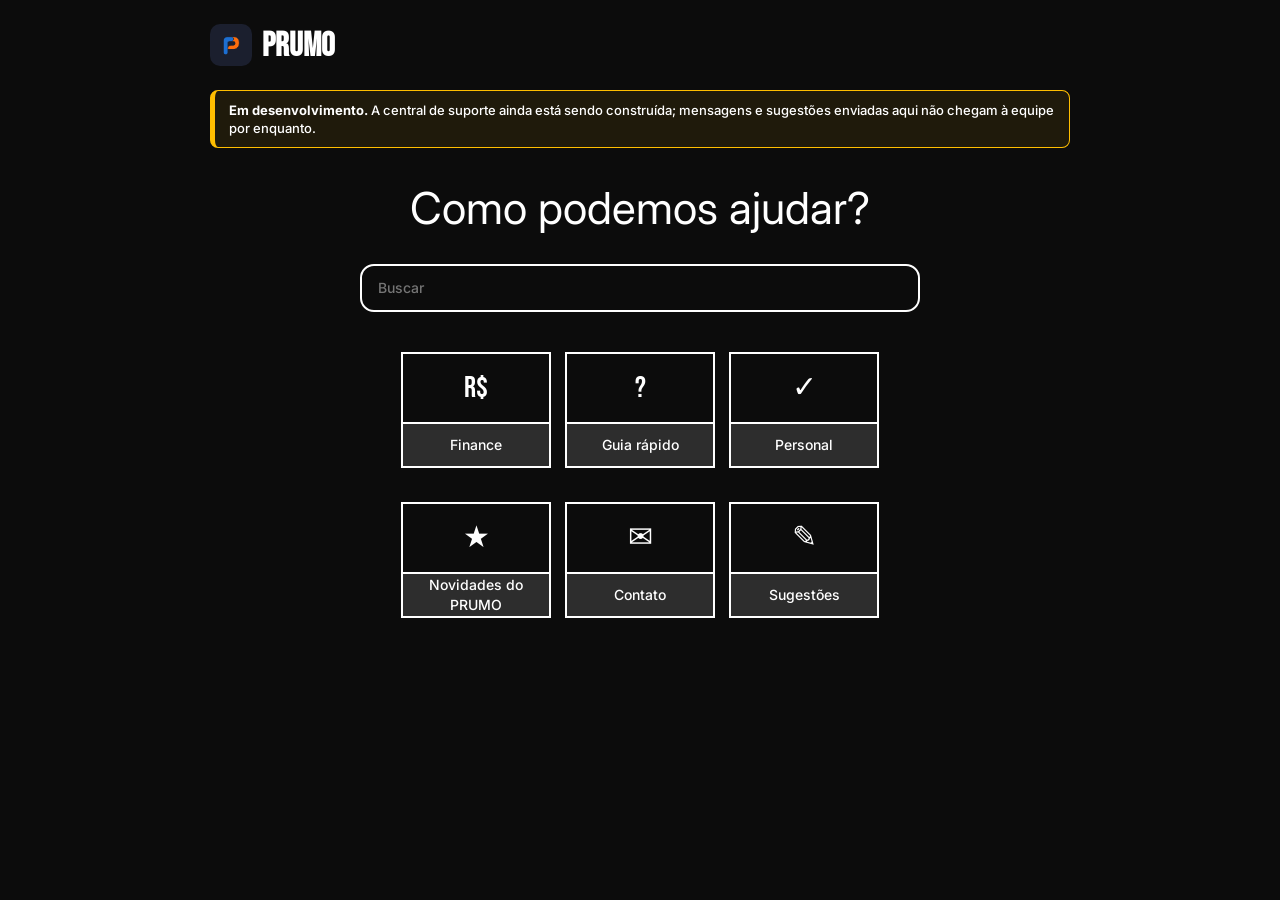
<file: suporte.html>
<!doctype html><html lang="pt-BR"><head><meta charset="utf-8"><meta name="viewport" content="width=device-width,initial-scale=1"><title>PRUMO – Suporte</title><link rel="preconnect" href="https://fonts.googleapis.com"><link href="https://fonts.googleapis.com/css2?family=Inter:wght@400;500;600;700;800&family=Bebas+Neue&display=swap" rel="stylesheet"><link rel="stylesheet" href="css/style.css"></head><body><div class="sup"><a class="brand" href="home.html" title="Voltar ao PRUMO"><span class="logo"><img src="img/logo.png" alt=""></span>PRUMO</a>
<div class="dev" role="note"><b>Em desenvolvimento.</b> A central de suporte ainda está sendo construída; mensagens e sugestões enviadas aqui não chegam à equipe por enquanto.</div>
<h1>Como podemos ajudar?</h1><input class="sbox" id="sq" type="search" placeholder="Buscar" aria-label="Buscar na central de suporte"><div class="tiles" id="tiles"></div><div class="spanel" id="spanel" aria-live="polite"></div></div><script src="js/app.js"></script><script src="js/pages.js"></script></body></html>
</file>
<file: css/style.css>
:root{--bg:#0c0c0c;--card:#101010;--line:#2c2c2c;--or:#ff7700;--bl:#11abe3;--gr:#16f258;--rd:#ff1e00;--ye:#ffbe00;--mu:#989898;--panel:#202020}
*{box-sizing:border-box}body{margin:0;background:var(--bg);color:#fff;font:500 14px/1.4 Inter,system-ui,sans-serif}
a{color:inherit;text-decoration:none}h1,h2,h3{margin:0}img{max-width:100%}
.wrap{max-width:1100px;margin:0 auto;padding:0 20px}
.nav{margin:16px auto;max-width:1060px;display:flex;align-items:center;gap:16px;border:1px solid #aaa;border-radius:40px;padding:10px 22px}
.logo{width:42px;height:42px;background:#1b1f2e;border-radius:10px;display:grid;place-items:center}.logo img{width:26px}
.links{flex:1;display:flex;justify-content:center;gap:56px;font-weight:700;color:var(--mu)}
.links .on{color:#fff;text-decoration:underline}.links .fin.on{color:var(--or)}.links .per.on{color:var(--bl)}
.ic{display:flex;gap:14px;align-items:center}.ic img{width:24px;height:24px}.ic .av{width:34px;height:34px;border-radius:50%;border:1px solid #aaa;object-fit:cover}
.sub{display:flex;justify-content:center;gap:56px;font-weight:700;font-size:13px;margin:10px 0 24px}.sub .on{color:var(--or)}
.box{background:var(--card);border:3px solid var(--line);border-radius:8px;padding:16px 20px;position:relative}
.box h3{font-size:16px;border-bottom:1px solid var(--line);padding-bottom:3px;margin-bottom:8px}
.or{color:var(--or)}.bl{color:var(--bl)}.gr{color:var(--gr)}.rd{color:var(--rd)}.mu{color:var(--mu)}
.btn{display:block;text-align:center;border:2px solid #aaa;border-radius:6px;padding:11px;font-weight:700;background:var(--bg);color:#fff;font-size:15px}
.btn.o{border-color:var(--or);color:var(--or)}.btn.b{border-color:var(--bl);color:var(--bl)}.sq{border-radius:4px;border-color:#fff;padding:26px 34px;font-size:18px}
.pill{background:#fff;color:#000;border-radius:20px;padding:6px 14px;font-weight:700}
.grid4{display:grid;grid-template-columns:repeat(auto-fit,minmax(200px,1fr));gap:24px}
.grid2{display:grid;grid-template-columns:repeat(auto-fit,minmax(280px,1fr));gap:24px}
.center{text-align:center}.quick{display:grid;grid-template-columns:repeat(2,minmax(130px,190px));gap:34px 36px;justify-content:center;margin:24px 0 40px}
.sec{font-size:22px;margin:30px 0 12px}.li{padding-left:8px;border-left:3px solid;margin:3px 0;font-weight:700}
.p1{border-color:var(--ye)}.p2{border-color:var(--gr)}.p3{border-color:#8109cf}.p4{border-color:var(--bl)}.p5{border-color:var(--or)}
.pr{height:7px;border-radius:5px;background:#ddd;display:block;width:120px;max-width:100%}.pr.r{background:var(--rd)}.pr.g{background:var(--gr)}.pr.o{background:var(--or)}.pr.y{background:var(--ye)}
.task{border-left:5px solid var(--ye);margin-bottom:24px}.task h3{border:0}
.cols{display:grid;grid-template-columns:repeat(4,1fr)}.cols>div{border-left:1px solid var(--line);padding:0 12px;min-height:90px;font-size:12px;font-weight:700}
.cols h4{margin:0 0 6px;color:var(--bl);font-size:14px;border-bottom:1px solid var(--line)}
.add{text-align:center;color:var(--mu);font-weight:700;display:grid;place-items:center;min-height:120px;font-size:15px}.add b{font-size:34px;font-weight:200}
.fld{display:block;margin:16px 0 6px;color:var(--mu);font-size:15px}.inp{width:100%;background:var(--line);border:1px solid #666;border-radius:6px;padding:12px;color:#fff;font:inherit}
.soc{background:var(--line);display:flex;gap:10px;align-items:center;margin:12px 0}.soc img{width:22px}
.auth{max-width:720px;margin:0 auto;padding:0 20px 60px}.brand{display:flex;align-items:center;gap:10px;font:700 34px 'Bebas Neue',Inter;padding:24px 0}
.or-line{display:flex;gap:14px;align-items:center;color:var(--mu);margin:26px 0 4px}.or-line:before,.or-line:after{content:"";flex:1;border-top:1px solid #aaa}
.lnk{color:var(--bl);text-decoration:underline}
.modal{display:none;position:fixed;inset:0;background:#000b;z-index:9;align-items:center;justify-content:center;padding:16px}.modal:target{display:flex}
.in{background:var(--card);border:1px solid var(--line);border-radius:12px;width:min(480px,100%);padding:24px;text-align:center}
.circ{width:52px;height:52px;border-radius:50%;border:2px solid;display:grid;place-items:center;font-size:30px;font-weight:200;margin:0 auto 4px}
.acts{display:flex;justify-content:space-around;border-top:1px solid var(--line);border-bottom:1px solid var(--line);padding:14px 0;margin:16px 0;font-size:10px;color:var(--mu)}
.fo{display:flex;justify-content:flex-end;gap:10px}.bt{border-radius:5px;padding:6px 14px;font-weight:700;background:var(--line);color:#fff}.bt.s{background:var(--or)}.bt.sb{background:var(--bl)}
.val{color:var(--or);font-size:20px;font-weight:700;border-bottom:1px solid #aaa;display:inline-block;padding:0 14px;margin:8px 0}
.acc{display:flex;align-items:center;gap:10px;font-weight:700;font-size:16px;margin:10px 0}.acc img{width:34px;height:34px;border-radius:50%}.acc small{display:block;color:#1a9ee0;font-size:10px}
table{width:100%;border-collapse:collapse;font-size:12px}td,th{text-align:left;padding:4px 6px;border-bottom:1px solid var(--line)}th{color:var(--mu);font-weight:500}
.vb{display:flex;align-items:flex-end;gap:14px;height:150px;padding-top:20px}.vb i{flex:1;display:block}
.hb{display:grid;grid-template-columns:50px 1fr;gap:10px;align-items:center;margin:10px 0;font-size:12px}.hb i{display:block;height:14px}
.pie{width:140px;height:140px;border-radius:50%;flex:none}.pi{display:flex;gap:24px;align-items:center;flex-wrap:wrap}
.hero{display:grid;grid-template-columns:1fr 1fr;gap:30px;align-items:center;padding:20px 0}
.hero h1{font-size:44px;font-weight:500;color:#ccc;margin:20px 0}
.pan{background:var(--panel);border-radius:40px;padding:34px;display:grid;grid-template-columns:1fr 1fr}
.col{border:4px solid var(--bl);border-radius:30px;padding:26px;background:#1a1a1a}.col.f{border-color:var(--or)}.col h2{font-size:44px;text-align:center}
.tag{display:block;width:max-content;margin:10px auto 20px;border-radius:20px;padding:2px 28px;font:italic 12px Inter;background:#111;color:var(--bl)}.f .tag{color:var(--or)}
.n{display:inline-grid;place-items:center;width:42px;height:42px;border-radius:6px;font-size:22px;font-weight:800;background:#1d3b47;color:var(--bl);margin-right:10px;float:left}.f .n{background:#4c3119;color:var(--or)}
.it{overflow:hidden;margin:16px 0}.it b{display:block;font-size:17px;padding-top:8px}.it p{margin:6px 0 0 52px;color:var(--mu);font-size:13px}
.shot img{border:1px solid var(--bl);width:100%;border-radius:4px;box-shadow:0 0 40px #11abe355}.shot.f img{border-color:var(--or);box-shadow:0 0 40px #ff770055}
.faq details{max-width:760px;margin:20px auto;background:#2d2d2d;border:6px solid #1b1b1b;border-radius:40px;padding:14px 26px;text-align:center;font-size:17px}.faq summary{cursor:pointer;list-style:none}.faq p{color:var(--mu);font-size:14px;margin:10px 0 0}
.foot{border-top:1px solid #1b1b1b;margin-top:60px;padding:40px 0}.foot .wrap{display:grid;grid-template-columns:1.2fr 1fr 1fr 1.2fr 1fr;gap:24px;font-size:13px}.foot h4{margin:0 0 14px;font-size:14px}.foot a{display:block;margin:7px 0;font-weight:400}.foot .so img{width:30px;margin-right:12px;display:inline}
.dash{display:grid;grid-template-columns:1fr 1fr;gap:30px;align-items:start}.stack{display:grid;gap:24px}
@media(max-width:900px){.hero,.pan,.dash,.foot .wrap{grid-template-columns:1fr}.hero h1{font-size:32px}.col h2{font-size:34px}.cols{grid-template-columns:1fr 1fr}}
@media(max-width:600px){.links{gap:18px;font-size:13px}.nav{padding:8px 12px;gap:8px}.ic img{width:20px}.sub{gap:20px}.quick{gap:16px}.sq{padding:20px 10px}.pan{padding:12px;border-radius:24px}.cols{grid-template-columns:1fr}.faq details{border-radius:26px;padding:12px 16px;font-size:15px}}
.news:target{display:none}.pop{display:none;position:absolute;z-index:5;background:var(--card);border:1px solid var(--line);border-radius:10px;padding:14px;width:260px;text-align:left}.pop:target{display:block}.chip{display:inline-block;border:1px solid #aaa;border-radius:5px;padding:2px 8px;font-weight:700;color:var(--mu);margin-right:14px;position:relative}
.note{color:var(--mu);font-size:11px}
/* ===== protótipo interativo ===== */
.modal.open{display:flex}.toast{position:fixed;left:50%;bottom:26px;transform:translateX(-50%);background:#222;border:1px solid #666;border-radius:8px;padding:10px 18px;z-index:99;max-width:90vw;text-align:center}.toast[hidden]{display:none}
.del{position:absolute;right:8px;top:4px;cursor:pointer;color:var(--mu);font-size:13px;line-height:1;padding:5px 7px;border-radius:4px;z-index:2}.del:hover,.del:focus-visible{color:var(--rd);background:#ff1e0022;outline:0}
.ib{background:none;border:0;padding:0;display:flex;cursor:pointer;color:inherit}.ib img{display:block}
.tf{width:100%;background:transparent;border:0;border-bottom:1px solid var(--line);color:#fff;font:inherit;padding:6px 0;outline:0;border-radius:0}.tf:focus{border-color:var(--bl)}.tf.big{font-size:22px;font-weight:700}.tf.err{border-color:var(--rd)}textarea.tf{resize:vertical;min-height:50px}.tf::placeholder{color:#777}
select.tf option{background:#101010}input.val{background:none;border:0;border-bottom:1px solid #aaa;text-align:center;width:190px;font-family:inherit;outline:0;border-radius:0}input.val::placeholder{color:#6b4a1f}
button.bt{border:0;font:inherit;font-weight:700;cursor:pointer}button.chip{background:none;font:inherit;font-weight:700;cursor:pointer}button.chip.on{color:#fff;border-color:var(--bl)}
.pop.inl{display:block;position:static;width:auto;margin-top:12px}.pop label{display:block;margin:10px 0 0;color:var(--mu);font-size:12px}.pop .x{float:right;background:none;border:0;color:#fff;cursor:pointer}
.pop .q{display:flex;justify-content:space-between;width:100%;background:none;border:0;color:#fff;font:inherit;padding:5px 0;cursor:pointer}.pop .q:hover{color:var(--bl)}
.pq{display:block;width:100%;background:none;border:2px solid transparent;border-radius:8px;padding:6px;margin:4px 0;color:#fff;text-align:left;cursor:pointer;font:inherit}.pq.on{border-color:#fff}.pq .pr{width:100%;margin-top:6px}
.cal{margin-top:10px;border-top:1px solid var(--line);padding-top:10px}.cal .hd{display:flex;justify-content:space-between;align-items:center;font-weight:700;margin-bottom:6px}.cal .hd button,.arr button{background:none;border:0;color:#fff;font-size:20px;cursor:pointer;padding:0 8px;line-height:1}.cal .hd button:hover,.arr button:hover{color:var(--or)}
.cal .g{display:grid;grid-template-columns:repeat(7,1fr);text-align:center;gap:2px;font-size:12px}.cal .g span{padding:5px 0;border-radius:5px}.cal .g .d{cursor:pointer}.cal .g .d:hover{background:var(--line)}.cal .g .t{color:var(--or);font-weight:800}.cal .g .s{background:var(--bl);color:#000}.cal .g .w{color:var(--mu)}
.arr{float:right}h3 .arr button{font-size:22px}
.pm{position:absolute;z-index:20;min-width:200px;background:var(--card);border:1px solid var(--line);border-radius:10px;padding:8px;box-shadow:0 10px 30px #000a}.pm a{display:block;padding:9px 12px;border-radius:6px;font-weight:700}.pm a:hover{background:var(--line)}.pmh{display:flex;align-items:center;gap:10px;padding:8px 12px 10px;border-bottom:1px solid var(--line);margin-bottom:6px}.pmh img{width:34px;height:34px;border-radius:50%;object-fit:cover}
.pw{position:relative;width:120px;height:120px;flex:none}.pw img{width:100%;height:100%;border-radius:50%;object-fit:cover;border:3px solid var(--bl)}.pw.isdef img{border:3px dashed var(--or);filter:saturate(.75)}.pw .pbadge{display:none}.pw.isdef .pbadge{display:block;position:absolute;bottom:-8px;left:50%;transform:translateX(-50%);background:var(--or);color:#000;font:800 10px Inter;padding:3px 10px;border-radius:12px;white-space:nowrap}
.pr2{display:flex;gap:22px;align-items:center;margin:18px 0;flex-wrap:wrap}.pcap{margin:10px 0 0}.ghost::placeholder{color:#fff;opacity:.4}
.dev{border:1px solid var(--ye);border-left-width:5px;background:#ffbe0014;border-radius:8px;padding:10px 14px;margin:0 0 20px;font-size:13px}
.set{display:grid;grid-template-columns:280px 1fr;min-height:100vh}.snav{background:#1a1a1a;padding:16px 22px;display:flex;flex-direction:column;gap:12px;position:sticky;top:0;height:100vh}.snav .brand{padding:0 0 4px;font-size:28px}.snav .ni{display:flex;align-items:center;gap:12px;border:1px solid #fff;border-radius:8px;padding:10px 14px;font-weight:600}.snav .ni.on{background:#fff;color:#000}.snav .ni svg{width:22px;height:22px;flex:none}.snav .ni img{width:24px;height:24px;border-radius:50%;object-fit:cover;flex:none}.snav .ni.on img.bellw{filter:invert(1)}.snav .help{margin-top:auto;font-size:12px}
.sbox{background:var(--bg);border:2px solid var(--line);border-radius:10px;padding:12px 16px;color:#fff;font:inherit;width:100%;outline:0}.sbox:focus{border-color:#fff}
.smain{padding:24px 40px 60px;max-width:820px}.smain h1{font-size:34px;font-weight:400;margin-bottom:20px}.sp h2{font-size:22px;margin:0 0 6px}.sp .row{display:flex;justify-content:space-between;align-items:center;gap:16px;border-bottom:1px solid var(--line);padding:14px 0}.sp .row small{color:var(--mu);display:block}.sp .fld{margin-top:18px}.soon{font-size:10px;font-weight:800;background:var(--ye);color:#000;border-radius:10px;padding:1px 8px;margin-left:8px;vertical-align:middle}
.sw{position:relative;width:44px;height:24px;flex:none}.sw input{opacity:0;position:absolute;inset:0;margin:0;cursor:pointer;z-index:1}.sw span{position:absolute;inset:0;background:var(--line);border-radius:14px;transition:.15s}.sw span:after{content:"";position:absolute;left:3px;top:3px;width:18px;height:18px;border-radius:50%;background:#fff;transition:.15s}.sw input:checked+span{background:var(--bl)}.sw input:checked+span:after{left:23px}.sw input:disabled{cursor:not-allowed}.sw input:disabled+span{opacity:.4}.sw input:focus-visible+span{outline:2px solid #fff}
.themes{display:grid;grid-template-columns:repeat(auto-fit,minmax(170px,1fr));gap:16px;margin-top:16px}.th{border:2px solid var(--line);border-radius:10px;padding:12px;text-align:center}.th.on{border-color:var(--bl)}.th i{display:block;height:70px;border-radius:6px;margin-bottom:8px;border:1px solid #444}.th.off{opacity:.5}
.sup{max-width:900px;margin:0 auto;padding:0 20px 60px}.sup h1{font-size:44px;font-weight:400;text-align:center;margin:30px 0 24px}.sup .sbox{display:block;max-width:560px;margin:0 auto 40px;border:2px solid #fff;border-radius:14px}
.tiles{display:grid;grid-template-columns:repeat(3,minmax(120px,150px));gap:34px 14px;justify-content:center}.tile{background:none;border:2px solid #fff;padding:0;color:#fff;font:inherit;cursor:pointer;display:block}.tile:focus-visible,.tile.on{outline:3px solid var(--bl)}.tile i{display:grid;place-items:center;height:68px;font:normal 28px 'Bebas Neue';font-size:30px}.tile span{display:grid;place-items:center;height:44px;background:#2d2d2d;border-top:2px solid #fff;padding:0 6px}
.spanel{max-width:700px;margin:40px auto 0}.spanel details{background:#161616;border:1px solid var(--line);border-radius:10px;padding:12px 16px;margin:10px 0}.spanel summary{cursor:pointer;font-weight:700}.spanel p{color:var(--mu);margin:10px 0 0}.spanel .frm label{display:block;margin-top:14px;color:var(--mu)}.spanel .frm .tf,.spanel .frm .inp{margin-top:6px;border:1px solid #444;padding:10px;background:#1b1b1b;border-radius:6px}
@media(max-width:800px){.set{grid-template-columns:1fr}.snav{position:static;height:auto}.smain{padding:20px}.tiles{grid-template-columns:repeat(2,minmax(120px,150px))}}
[hidden]{display:none!important}
.in.ob{text-align:left}
.cal .g .d.s,.cal .g .d.s:hover{background:var(--bl);color:#000}

/* ===== dados persistentes: remoção / formulários ===== */
.del.sm{position:static;display:inline-block;margin-left:6px;padding:2px 5px;font-size:12px}
.in.lt{text-align:left}.in.lt .acts{margin:8px 0 6px}.in.lt .acts a{text-align:center;cursor:pointer}
.in.lt .fld{margin:12px 0 4px;font-size:13px}
.in.lt .val{display:inline-block}
.dash .box.add,.grid4 .box.add{border-style:dashed}
</file>
